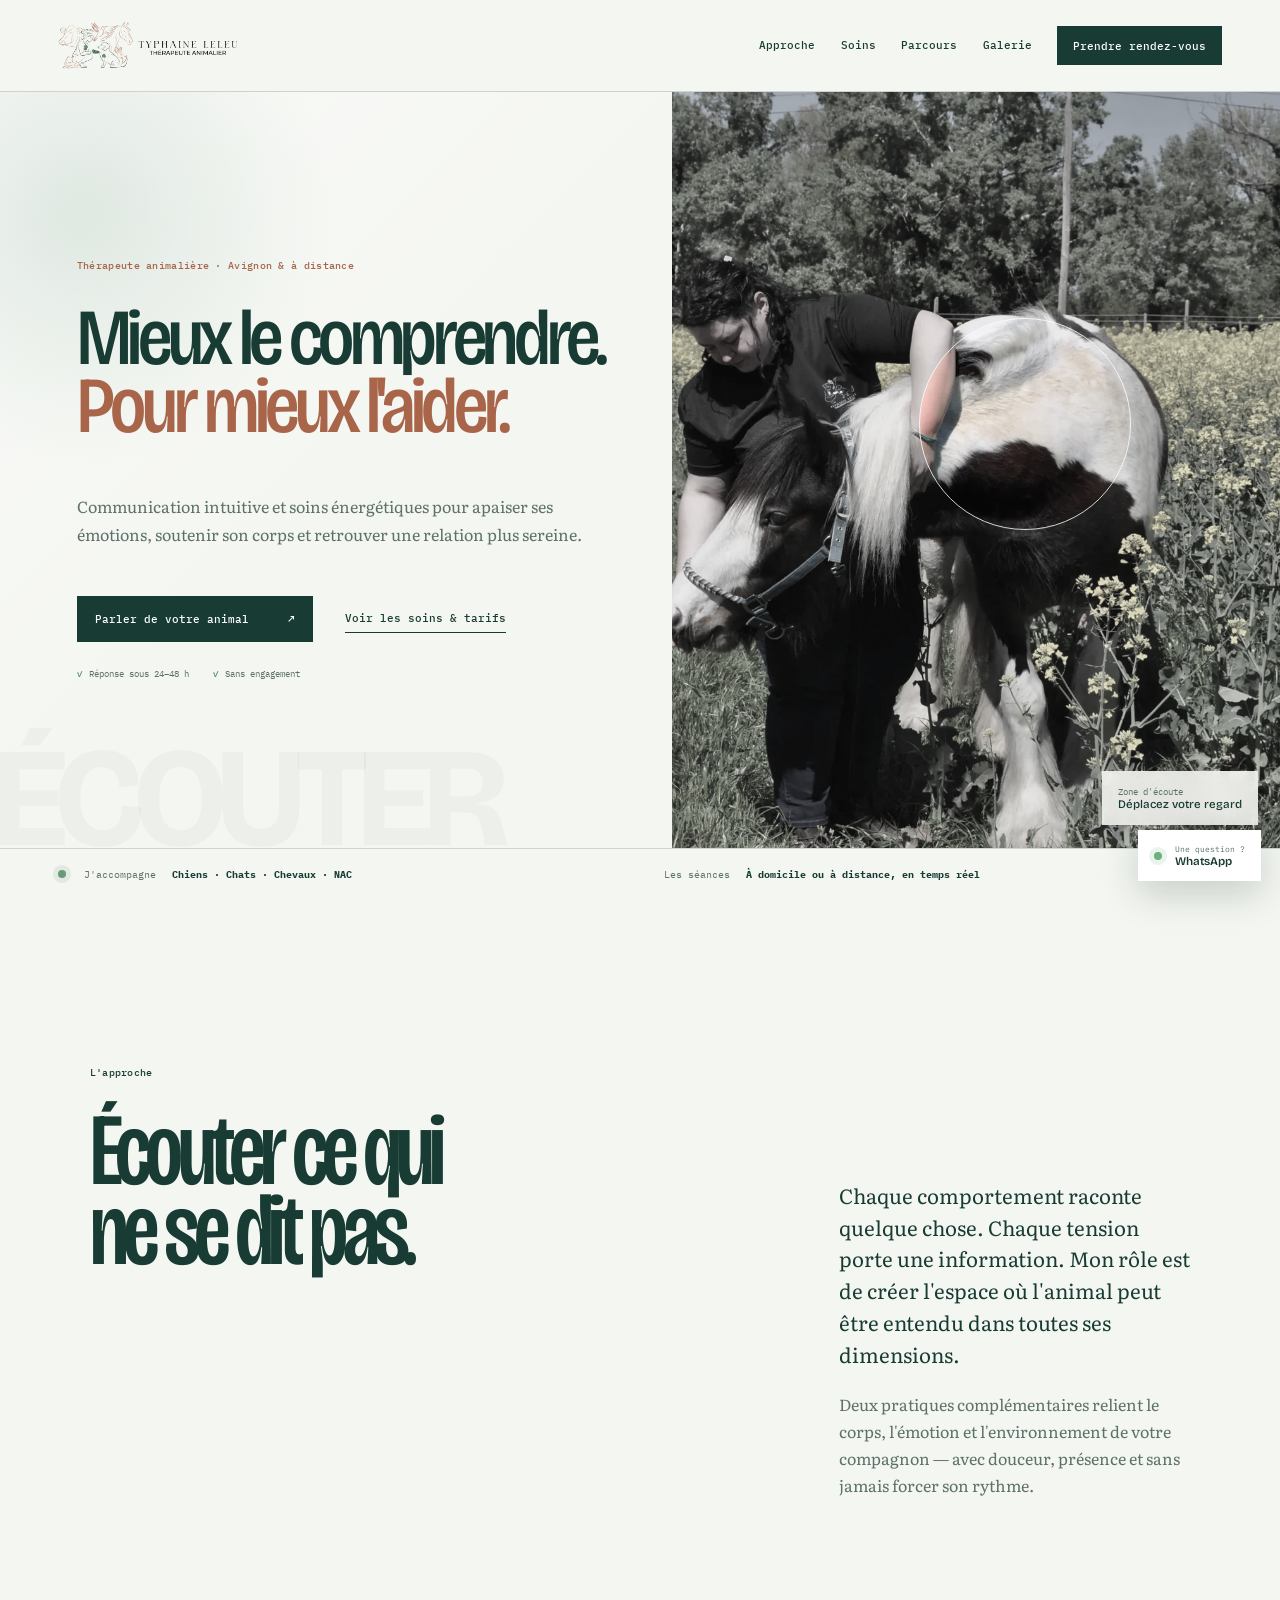
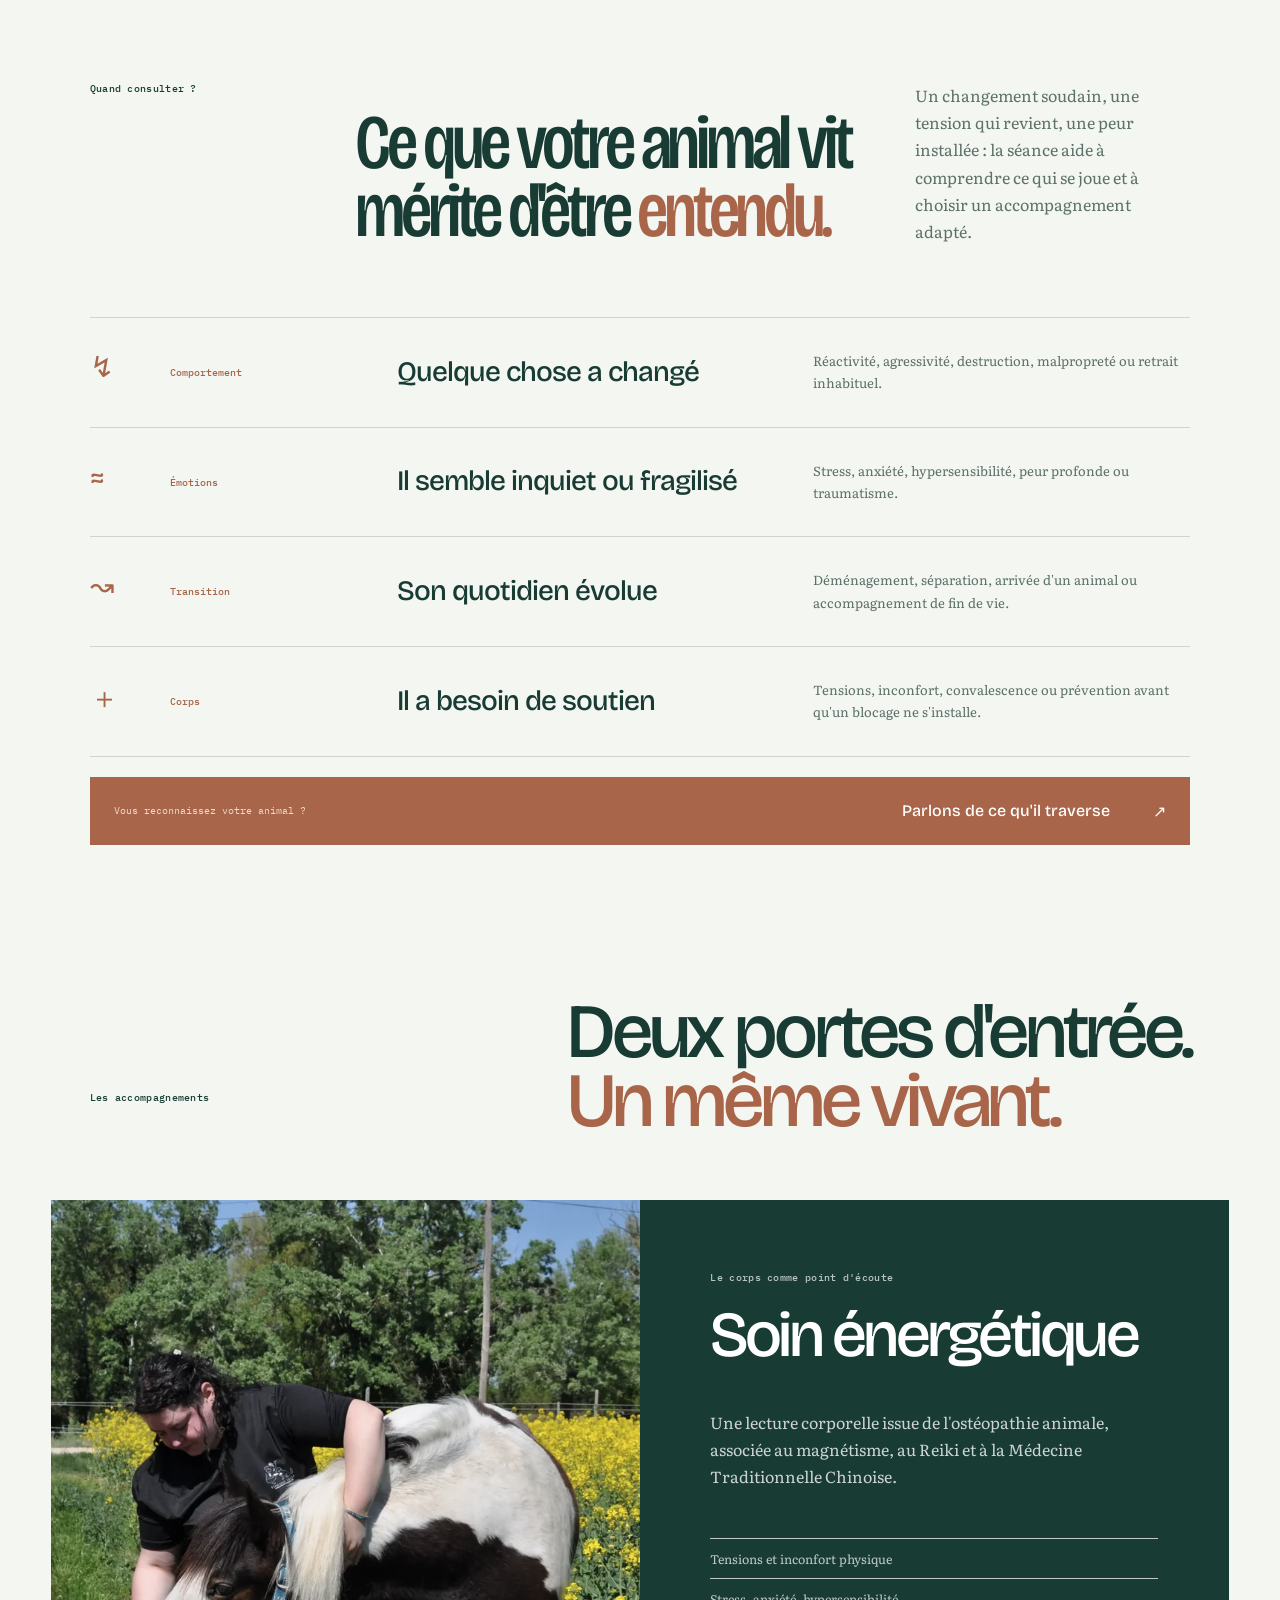
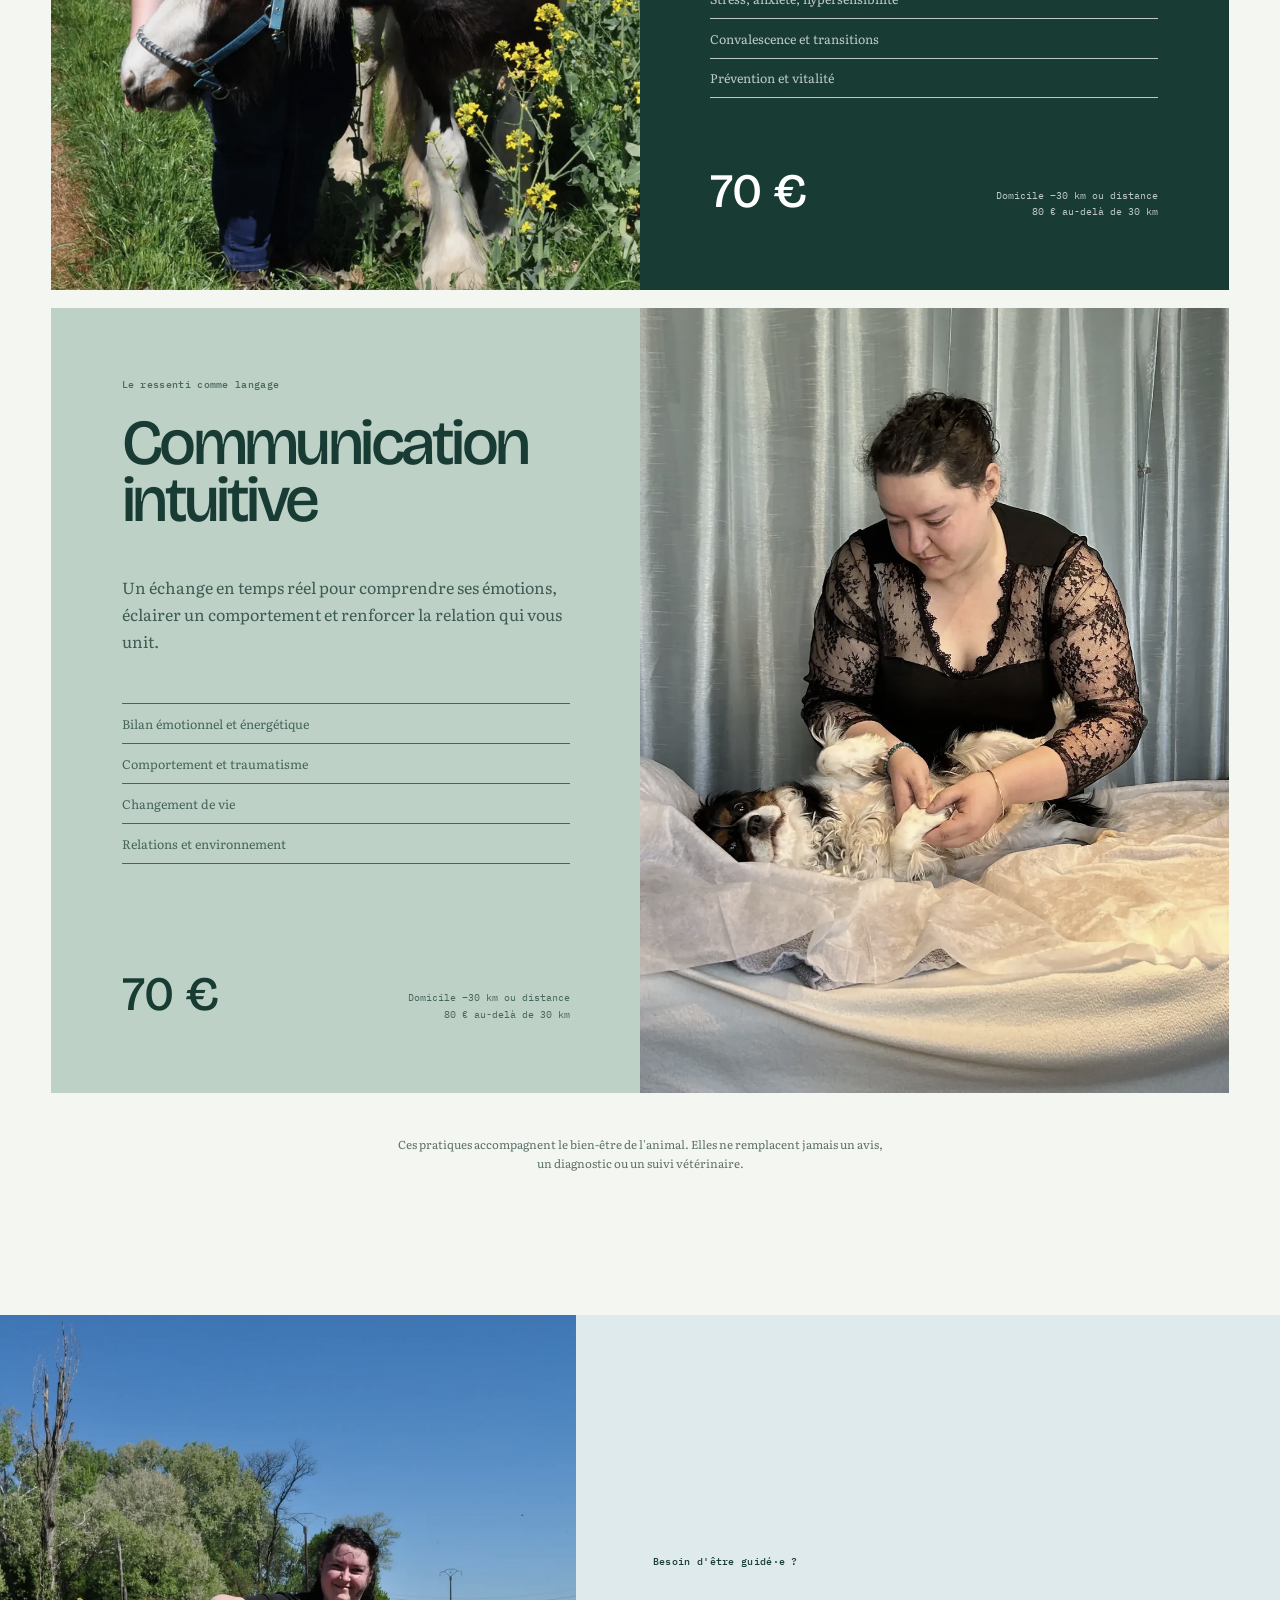
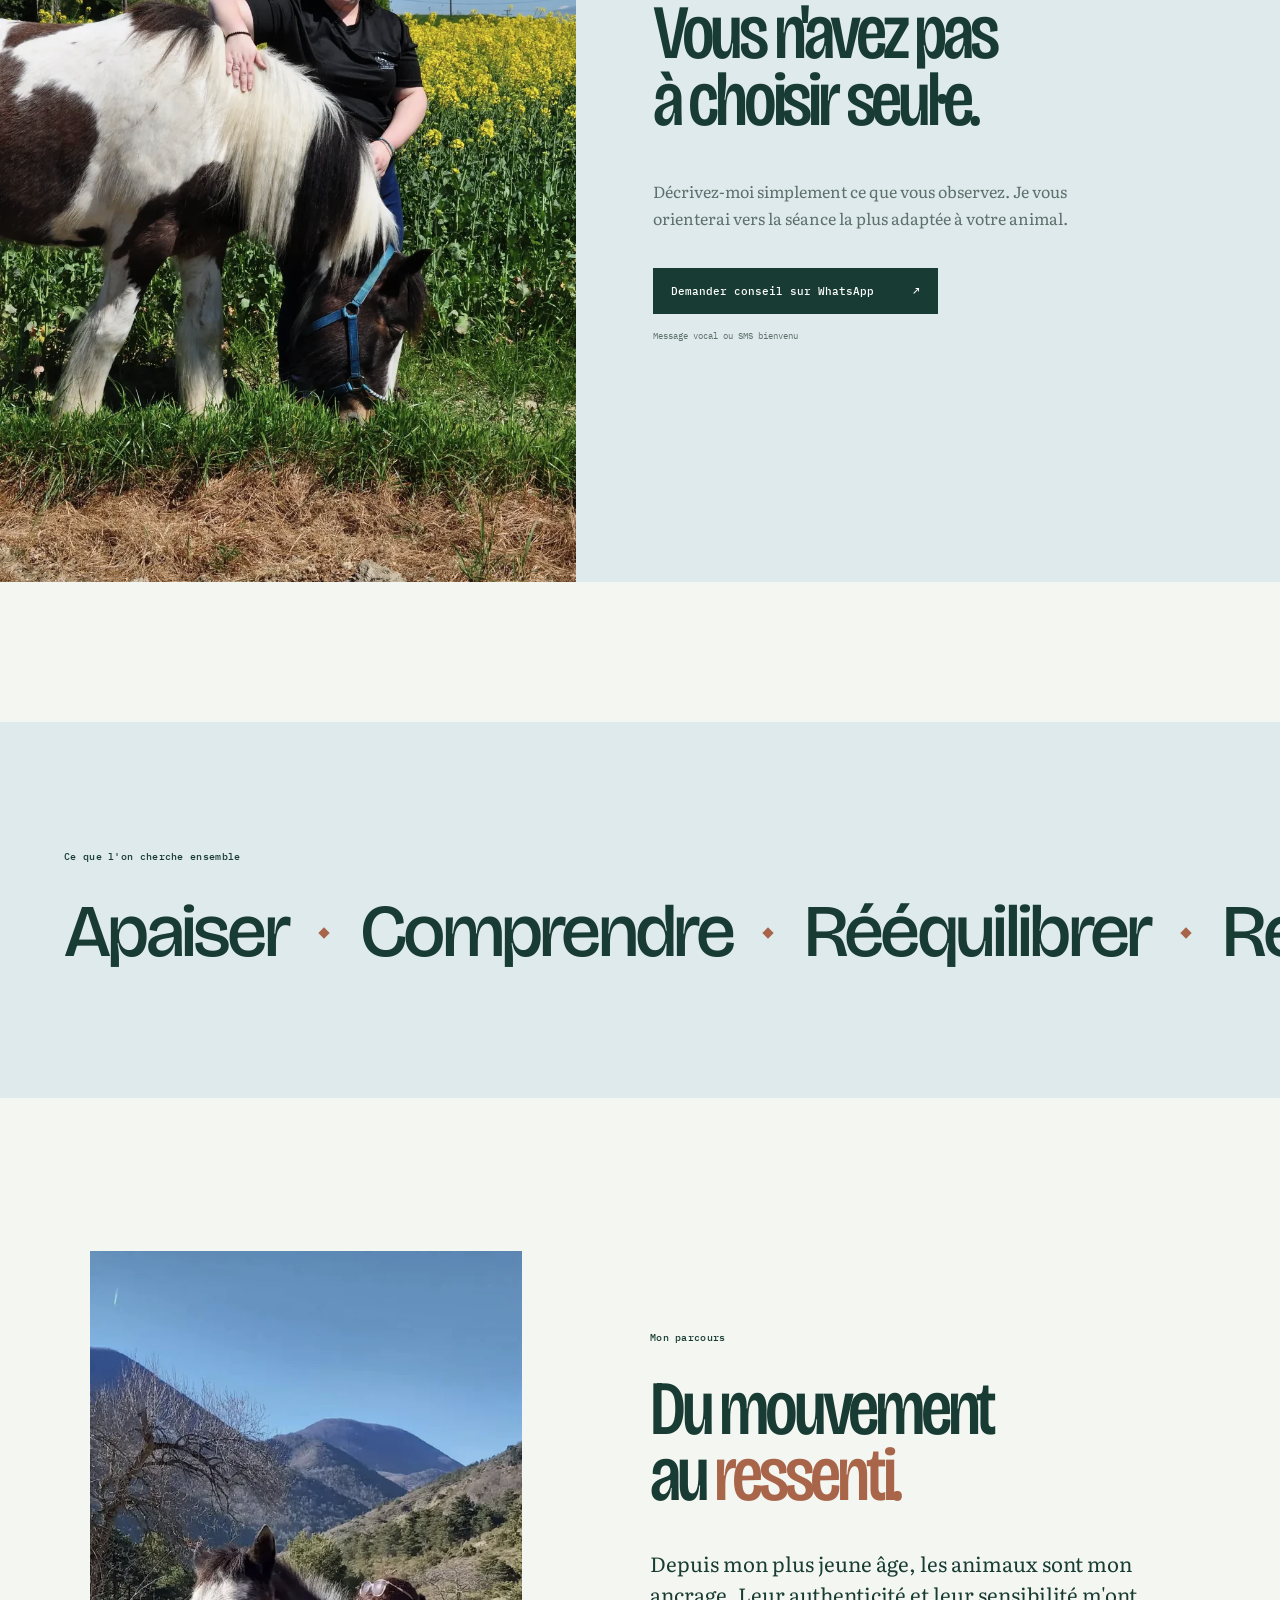
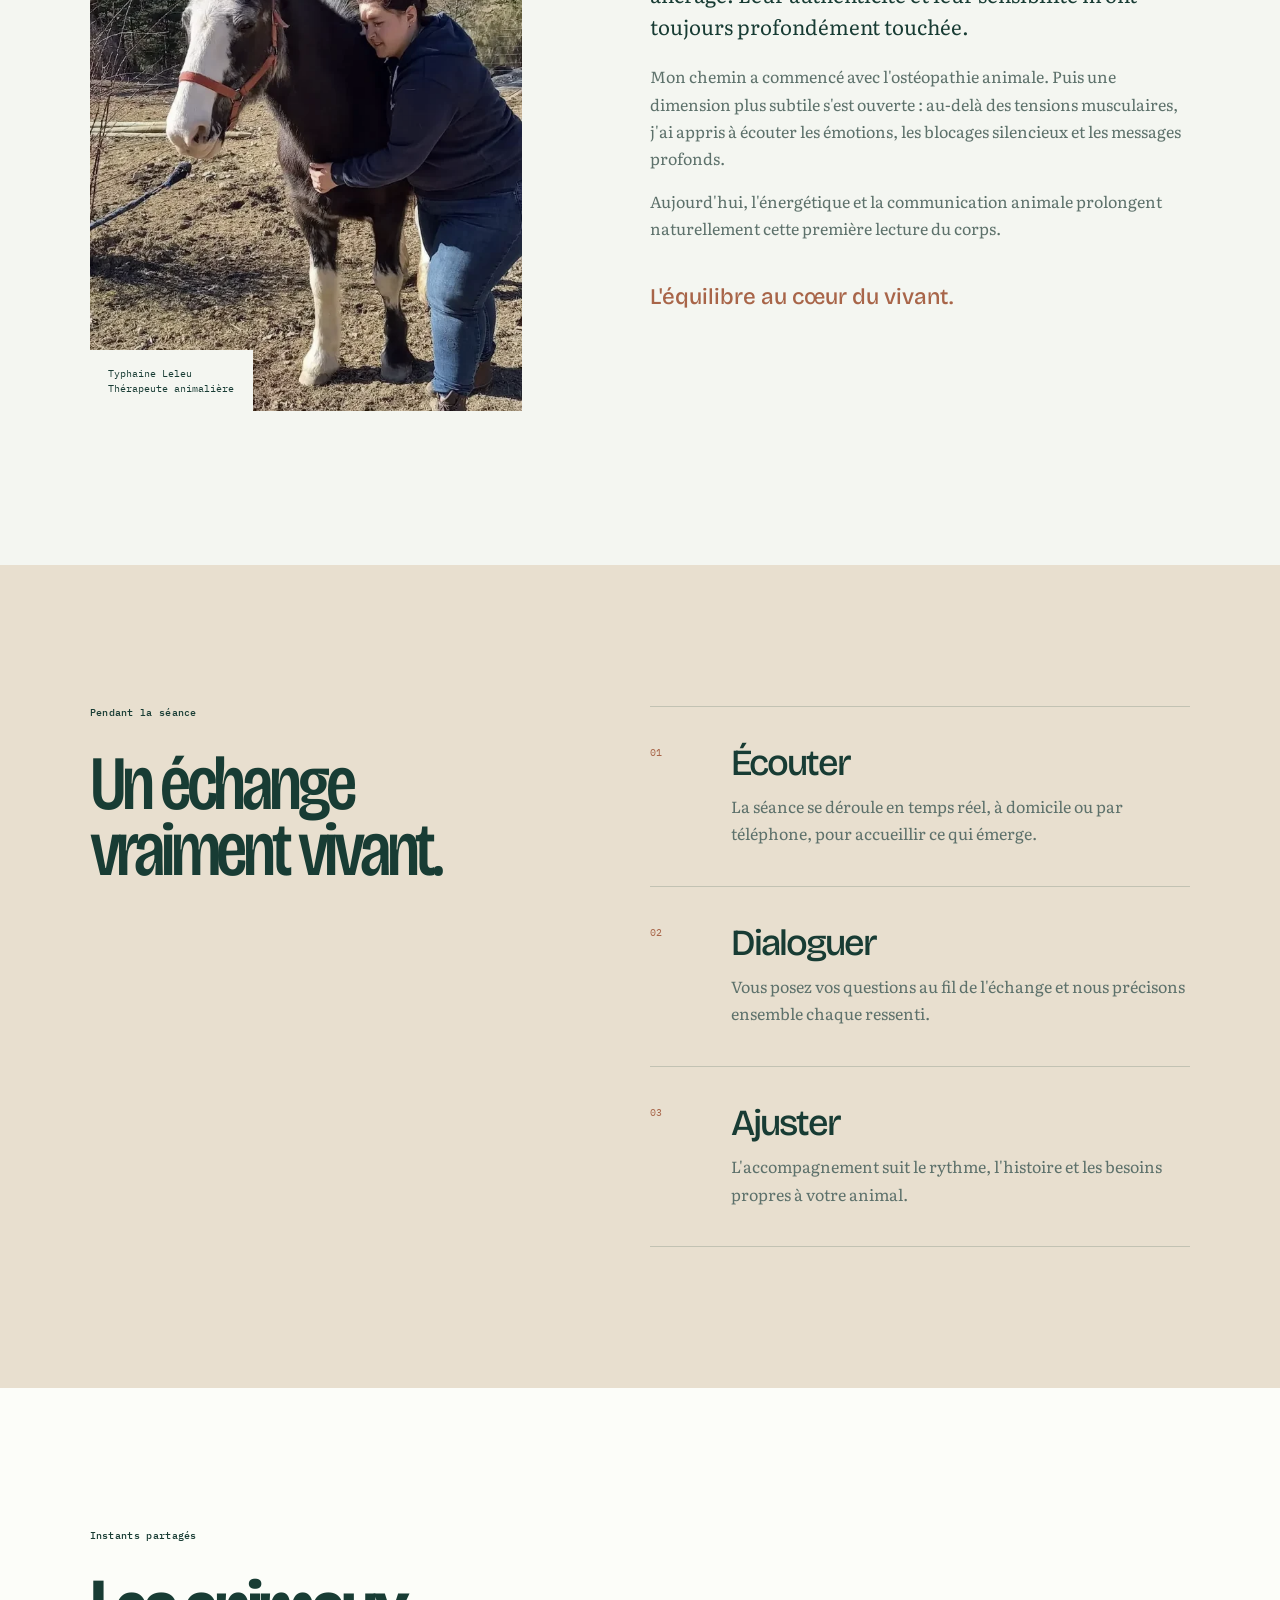
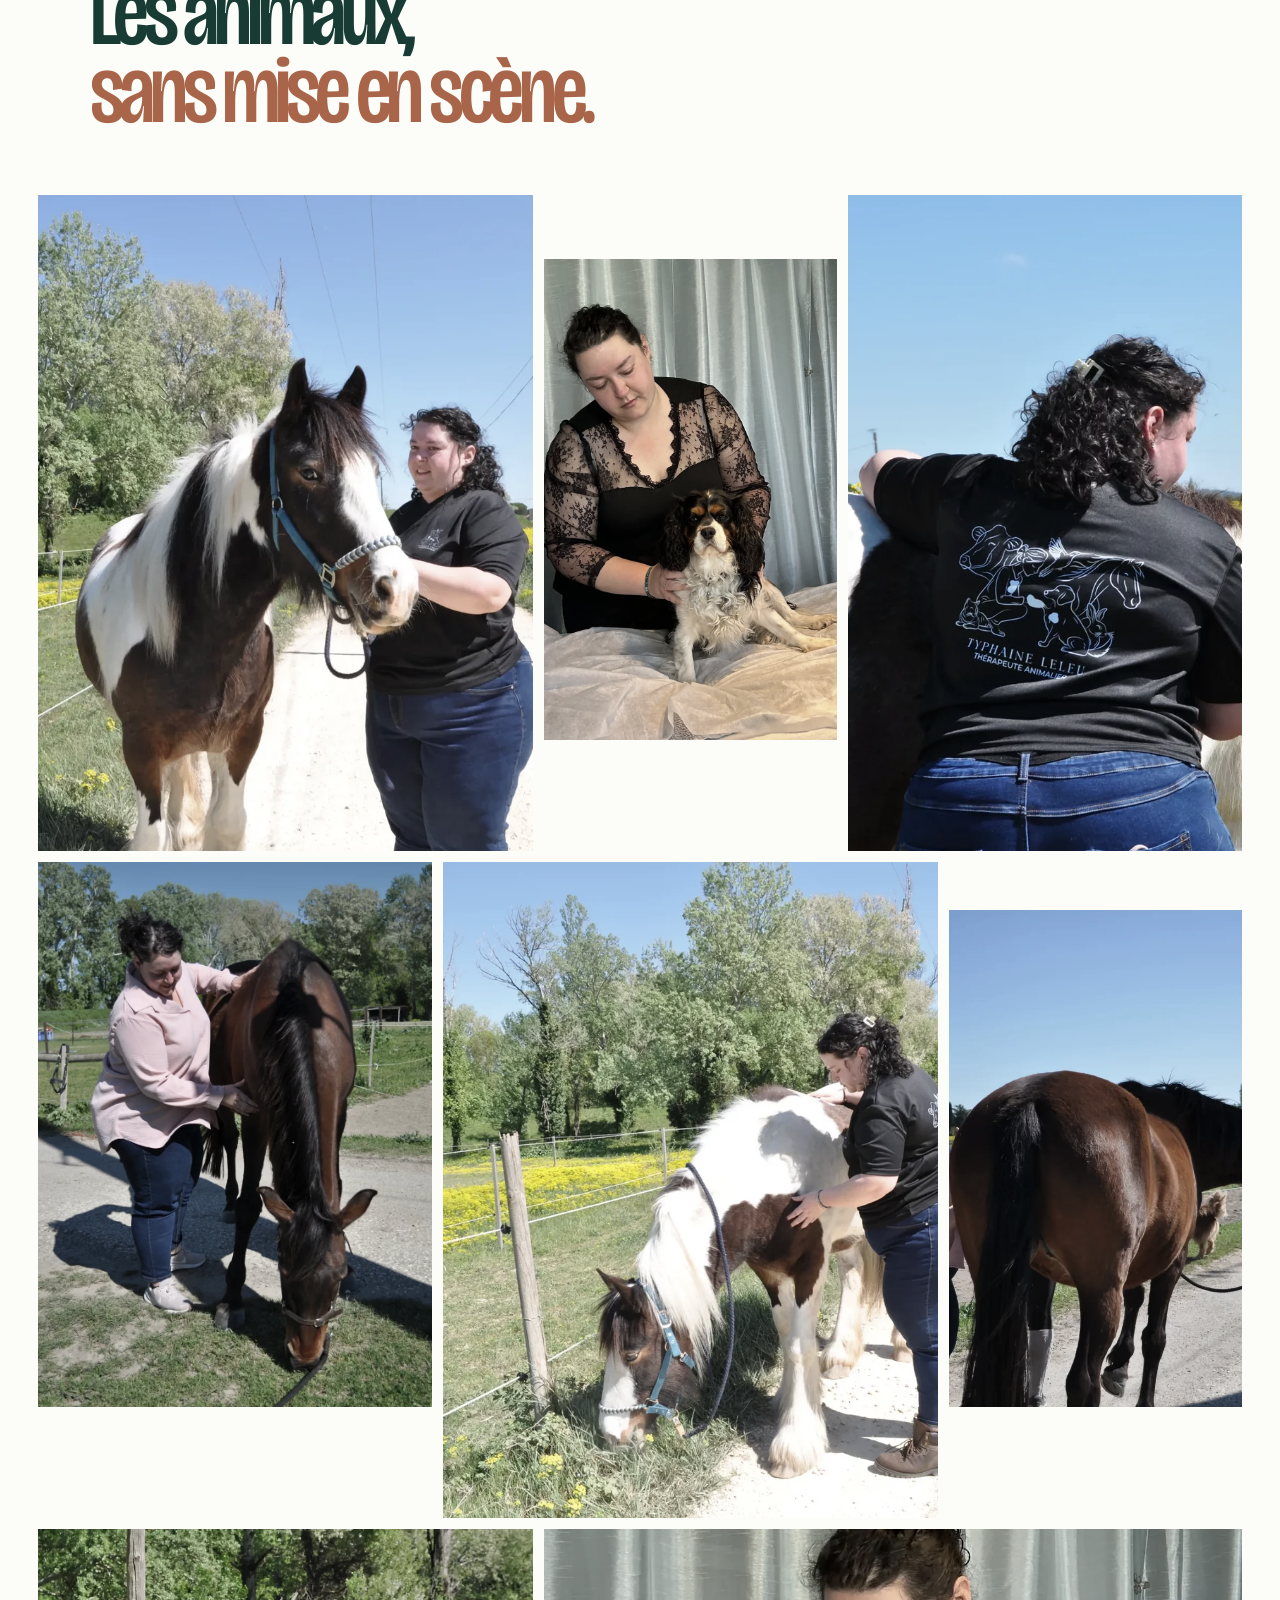
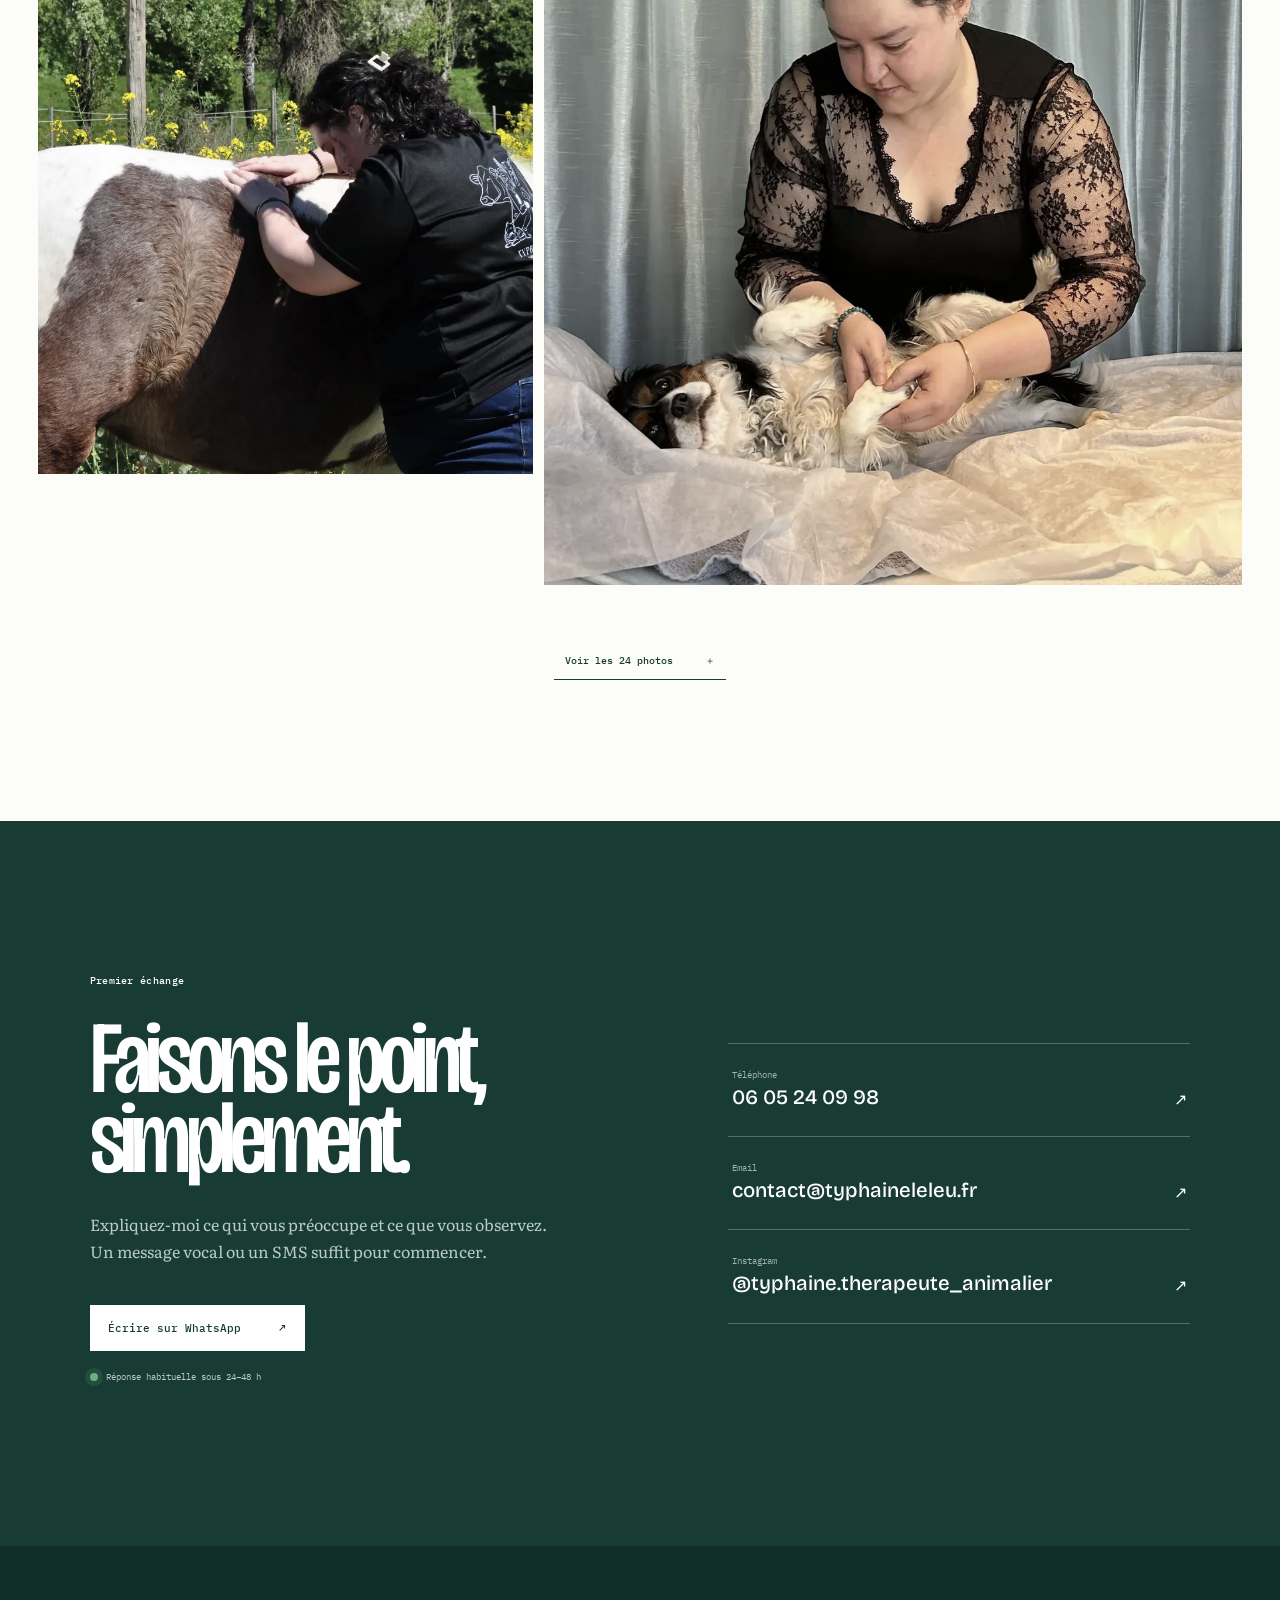
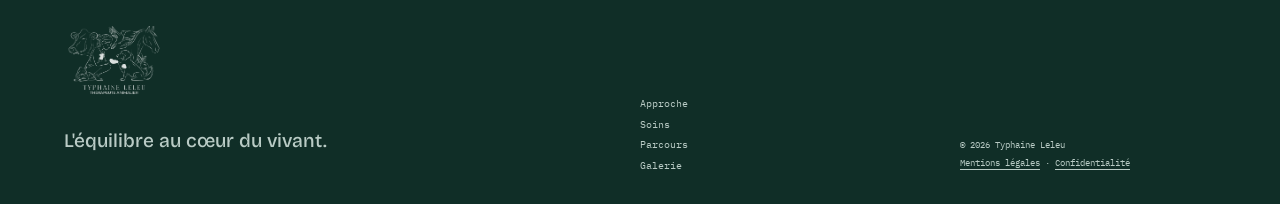
<file: index.html>
<!DOCTYPE html>
<html lang="fr">
<head>
  <meta charset="utf-8">
  <meta name="viewport" content="width=device-width, initial-scale=1">
  <meta name="description" content="Typhaine Leleu, thérapeute animalière à Avignon. Communication intuitive et soins énergétiques pour chiens, chats, chevaux et NAC.">
  <meta name="theme-color" content="#f4f6f1">
  <meta property="og:title" content="Typhaine Leleu — Thérapeute animalière">
  <meta property="og:description" content="Écouter, comprendre et rééquilibrer votre animal, à domicile ou à distance.">
  <meta property="og:image" content="assets/images/hero.webp">
  <title>Typhaine Leleu — Écouter le vivant</title>
  <link rel="icon" href="assets/images/brand-mark.png" type="image/png">
  <link rel="preconnect" href="https://fonts.googleapis.com">
  <link rel="preconnect" href="https://fonts.gstatic.com" crossorigin>
  <link href="https://fonts.googleapis.com/css2?family=Bricolage+Grotesque:opsz,wdth,wght@12..96,75..100,400..700&family=IBM+Plex+Mono:wght@400;500&family=Literata:opsz,wght@7..72,400;7..72,500&display=swap" rel="stylesheet">
  <link rel="stylesheet" href="style.css">
</head>
<body>
  <a class="skip-link" href="#main">Aller au contenu</a>
  <header class="site-header" id="top">
    <a class="brand" href="#top" aria-label="Accueil — Typhaine Leleu"><img src="assets/images/logo.png" alt="Typhaine Leleu — Thérapeute animalière"></a>
    <button class="menu-toggle" type="button" aria-expanded="false" aria-controls="main-nav" aria-label="Ouvrir le menu"><span></span><span></span></button>
    <nav id="main-nav" aria-label="Navigation principale">
      <a href="#approche">Approche</a><a href="#soins">Soins</a><a href="#parcours">Parcours</a><a href="#galerie">Galerie</a>
      <a class="nav-action" href="#contact">Prendre rendez-vous</a>
    </nav>
  </header>

  <main id="main">
    <section class="hero">
      <div class="hero-copy reveal">
        <p class="kicker">Thérapeute animalière · Avignon &amp; à distance</p>
        <h1>Mieux le comprendre.<br><em>Pour mieux l'aider.</em></h1>
        <p class="hero-intro">Communication intuitive et soins énergétiques pour apaiser ses émotions, soutenir son corps et retrouver une relation plus sereine.</p>
        <div class="hero-actions"><a class="button" href="#contact">Parler de votre animal <span>↗</span></a><a class="quiet-link" href="#soins">Voir les soins &amp; tarifs</a></div>
        <p class="hero-reassurance"><span>Réponse sous 24–48 h</span><span>Sans engagement</span></p>
      </div>
      <figure class="hero-photo" id="hero-photo">
        <img class="hero-photo-base" src="assets/images/hero.webp" alt="Typhaine au contact d'un cheval">
        <img class="hero-photo-color" src="assets/images/hero.webp" alt="" aria-hidden="true">
        <figcaption><span>Zone d'écoute</span><b>Déplacez votre regard</b></figcaption>
      </figure>
      <div class="availability"><i></i><span>J'accompagne</span><strong>Chiens · Chats · Chevaux · NAC</strong><span>Les séances</span><strong>À domicile ou à distance, en temps réel</strong></div>
    </section>

    <section class="statement" id="approche">
      <p class="section-label">L'approche</p>
      <div class="statement-grid reveal">
        <h2>Écouter ce qui<br>ne se dit pas.</h2>
        <div><p class="large-copy">Chaque comportement raconte quelque chose. Chaque tension porte une information. Mon rôle est de créer l'espace où l'animal peut être entendu dans toutes ses dimensions.</p><p>Deux pratiques complémentaires relient le corps, l'émotion et l'environnement de votre compagnon — avec douceur, présence et sans jamais forcer son rythme.</p></div>
      </div>
    </section>

    <section class="needs" aria-labelledby="needs-title">
      <header class="needs-heading reveal"><p class="section-label">Quand consulter ?</p><h2 id="needs-title">Ce que votre animal vit<br>mérite d'être <em>entendu.</em></h2><p>Un changement soudain, une tension qui revient, une peur installée : la séance aide à comprendre ce qui se joue et à choisir un accompagnement adapté.</p></header>
      <div class="needs-list">
        <article class="need-item reveal"><span class="need-symbol">↯</span><div><p>Comportement</p><h3>Quelque chose a changé</h3><span>Réactivité, agressivité, destruction, malpropreté ou retrait inhabituel.</span></div></article>
        <article class="need-item reveal"><span class="need-symbol">≈</span><div><p>Émotions</p><h3>Il semble inquiet ou fragilisé</h3><span>Stress, anxiété, hypersensibilité, peur profonde ou traumatisme.</span></div></article>
        <article class="need-item reveal"><span class="need-symbol">↝</span><div><p>Transition</p><h3>Son quotidien évolue</h3><span>Déménagement, séparation, arrivée d'un animal ou accompagnement de fin de vie.</span></div></article>
        <article class="need-item reveal"><span class="need-symbol">＋</span><div><p>Corps</p><h3>Il a besoin de soutien</h3><span>Tensions, inconfort, convalescence ou prévention avant qu'un blocage ne s'installe.</span></div></article>
      </div>
      <a class="needs-cta reveal" href="#contact"><span>Vous reconnaissez votre animal ?</span><strong>Parlons de ce qu'il traverse</strong><b>↗</b></a>
    </section>

    <section class="care" id="soins">
      <header class="care-heading reveal"><p class="section-label">Les accompagnements</p><h2>Deux portes d'entrée.<br><em>Un même vivant.</em></h2></header>
      <article class="care-row care-row-dark reveal">
        <div class="care-image"><img src="assets/images/gallery-17.webp" alt="Soin énergétique avec un cheval" loading="lazy"></div>
        <div class="care-copy"><p class="care-type">Le corps comme point d'écoute</p><h3>Soin énergétique</h3><p>Une lecture corporelle issue de l'ostéopathie animale, associée au magnétisme, au Reiki et à la Médecine Traditionnelle Chinoise.</p><ul><li>Tensions et inconfort physique</li><li>Stress, anxiété, hypersensibilité</li><li>Convalescence et transitions</li><li>Prévention et vitalité</li></ul><div class="price"><strong>70 €</strong><span>Domicile –30 km ou distance<br>80 € au-delà de 30 km</span></div></div>
      </article>
      <article class="care-row care-row-light reveal">
        <div class="care-image"><img src="assets/images/gallery-08.webp" alt="Communication intuitive auprès d'un cheval" loading="lazy"></div>
        <div class="care-copy"><p class="care-type">Le ressenti comme langage</p><h3>Communication intuitive</h3><p>Un échange en temps réel pour comprendre ses émotions, éclairer un comportement et renforcer la relation qui vous unit.</p><ul><li>Bilan émotionnel et énergétique</li><li>Comportement et traumatisme</li><li>Changement de vie</li><li>Relations et environnement</li></ul><div class="price"><strong>70 €</strong><span>Domicile –30 km ou distance<br>80 € au-delà de 30 km</span></div></div>
      </article>
      <p class="medical-note">Ces pratiques accompagnent le bien-être de l'animal. Elles ne remplacent jamais un avis, un diagnostic ou un suivi vétérinaire.</p>
    </section>

    <section class="choice-cta">
      <div class="choice-photo"><img src="assets/images/gallery-15.webp" alt="Typhaine dans un moment de présence avec un cheval" loading="lazy"></div>
      <div class="choice-copy reveal"><p class="section-label">Besoin d'être guidé·e ?</p><h2>Vous n'avez pas à choisir seul·e.</h2><p>Décrivez-moi simplement ce que vous observez. Je vous orienterai vers la séance la plus adaptée à votre animal.</p><a class="button" href="https://wa.me/33605240998" target="_blank" rel="noopener">Demander conseil sur WhatsApp <span>↗</span></a><small>Message vocal ou SMS bienvenu</small></div>
    </section>

    <section class="benefits">
      <p class="section-label">Ce que l'on cherche ensemble</p>
      <div class="benefit-list"><span>Apaiser</span><i></i><span>Comprendre</span><i></i><span>Rééquilibrer</span><i></i><span>Relier</span></div>
    </section>

    <section class="about" id="parcours">
      <div class="about-photo reveal"><img src="assets/images/portrait.webp" alt="Typhaine Leleu auprès d'un cheval" loading="lazy"><p>Typhaine Leleu<br>Thérapeute animalière</p></div>
      <div class="about-copy reveal"><p class="section-label">Mon parcours</p><h2>Du mouvement<br>au <em>ressenti.</em></h2><p class="large-copy">Depuis mon plus jeune âge, les animaux sont mon ancrage. Leur authenticité et leur sensibilité m'ont toujours profondément touchée.</p><p>Mon chemin a commencé avec l'ostéopathie animale. Puis une dimension plus subtile s'est ouverte : au-delà des tensions musculaires, j'ai appris à écouter les émotions, les blocages silencieux et les messages profonds.</p><p>Aujourd'hui, l'énergétique et la communication animale prolongent naturellement cette première lecture du corps.</p><p class="handwritten">L'équilibre au cœur du vivant.</p></div>
    </section>

    <section class="process">
      <header><p class="section-label">Pendant la séance</p><h2>Un échange<br>vraiment vivant.</h2></header>
      <ol><li><span>01</span><div><h3>Écouter</h3><p>La séance se déroule en temps réel, à domicile ou par téléphone, pour accueillir ce qui émerge.</p></div></li><li><span>02</span><div><h3>Dialoguer</h3><p>Vous posez vos questions au fil de l'échange et nous précisons ensemble chaque ressenti.</p></div></li><li><span>03</span><div><h3>Ajuster</h3><p>L'accompagnement suit le rythme, l'histoire et les besoins propres à votre animal.</p></div></li></ol>
    </section>

    <section class="gallery" id="galerie">
      <header class="gallery-heading reveal"><p class="section-label">Instants partagés</p><h2>Les animaux,<br><em>sans mise en scène.</em></h2></header>
      <section class="gallery-grid" id="gallery-grid" aria-label="Galerie photos"></section>
      <button class="gallery-more" id="gallery-more" type="button">Voir les 24 photos <span>＋</span></button>
    </section>

    <section class="contact" id="contact">
      <div class="contact-copy reveal"><p class="section-label">Premier échange</p><h2>Faisons le point,<br>simplement.</h2><p>Expliquez-moi ce qui vous préoccupe et ce que vous observez. Un message vocal ou un SMS suffit pour commencer.</p><a class="button button-light" href="https://wa.me/33605240998" target="_blank" rel="noopener">Écrire sur WhatsApp <span>↗</span></a><p class="response-time"><i></i> Réponse habituelle sous 24–48 h</p></div>
      <div class="contact-list reveal"><a href="tel:+33605240998"><span>Téléphone</span><strong>06&nbsp;05&nbsp;24&nbsp;09&nbsp;98</strong><b>↗</b></a><a href="mailto:contact@typhaineleleu.fr"><span>Email</span><strong>contact@typhaineleleu.fr</strong><b>↗</b></a><a href="https://www.instagram.com/typhaine.therapeute_animalier/" target="_blank" rel="noopener"><span>Instagram</span><strong>@typhaine.therapeute_animalier</strong><b>↗</b></a></div>
    </section>
  </main>

  <a class="floating-contact" href="https://wa.me/33605240998" target="_blank" rel="noopener" aria-label="Contacter Typhaine sur WhatsApp"><i></i><span>Une question ?</span><strong>WhatsApp</strong></a>

  <footer><div><img src="assets/images/brand-mark.png" alt=""><p>L'équilibre au cœur du vivant.</p></div><nav aria-label="Navigation secondaire"><a href="#approche">Approche</a><a href="#soins">Soins</a><a href="#parcours">Parcours</a><a href="#galerie">Galerie</a></nav><p class="legal">© 2026 Typhaine Leleu<br><a href="https://typhaineleleu.fr/mentions-legales/">Mentions légales</a> · <a href="https://typhaineleleu.fr/politique-de-confidentialite/">Confidentialité</a></p></footer>

  <dialog class="lightbox" id="lightbox"><button type="button" aria-label="Fermer">×</button><img src="assets/images/gallery-01.webp" alt="Photo agrandie"><p></p></dialog>
  <script src="script.js"></script>
</body>
</html>
</file>
<file: style.css>
:root{--paper:#f4f6f1;--ink:#183c34;--muted:#5d716b;--eucalyptus:#bed1c7;--sky:#dfeaec;--terracotta:#a86549;--sand:#e8dfcf;--white:#fcfdf9;--line:rgba(24,60,52,.18);--display:'Bricolage Grotesque',sans-serif;--body:'Literata',serif;--mono:'IBM Plex Mono',monospace;--ease:cubic-bezier(.2,.75,.25,1)}
*{box-sizing:border-box}html{scroll-behavior:smooth;scroll-padding-top:90px}body{margin:0;background:var(--paper);color:var(--ink);font-family:var(--body);line-height:1.7;overflow-x:hidden}body.menu-open{overflow:hidden}::selection{background:var(--eucalyptus);color:var(--ink)}a{color:inherit;text-decoration:none}img{display:block;max-width:100%}button{font:inherit}:focus-visible{outline:2px solid var(--terracotta);outline-offset:5px}.skip-link{position:fixed;top:-5rem;left:1rem;background:#fff;padding:.8rem 1rem;z-index:100}.skip-link:focus{top:1rem}
.site-header{height:92px;display:flex;align-items:center;justify-content:space-between;padding:0 clamp(1.2rem,4.5vw,5rem);border-bottom:1px solid var(--line);background:rgba(244,246,241,.92);position:relative;z-index:30}.site-header.scrolled{position:fixed;left:0;top:0;width:100%;height:70px;backdrop-filter:blur(18px);box-shadow:0 10px 35px rgba(24,60,52,.06)}.brand img{width:180px}.site-header nav{display:flex;align-items:center;gap:clamp(1rem,2vw,2.3rem);font:500 .7rem var(--mono)}.site-header nav a:not(.nav-action){border-bottom:1px solid transparent;transition:.25s}.site-header nav a:hover,.site-header nav a.active{border-color:currentColor}.nav-action{background:var(--ink);color:#fff;padding:.78rem 1rem;transition:.25s}.nav-action:hover{background:var(--terracotta)}.menu-toggle{display:none;border:0;background:none;color:inherit}
.hero{min-height:calc(100svh - 92px);display:grid;grid-template-columns:minmax(0,1.05fr) minmax(420px,.95fr);grid-template-rows:1fr auto;position:relative}.hero-copy{display:flex;flex-direction:column;justify-content:center;padding:clamp(4rem,8vw,9rem) clamp(1.2rem,6vw,7rem);padding-right:clamp(2rem,5vw,6rem)}.kicker,.section-label,.care-type{font:500 .63rem var(--mono);letter-spacing:.03em;margin:0 0 2rem}.kicker{color:var(--terracotta)}.hero h1,.statement h2,.care h2,.care h3,.about h2,.process h2,.process h3,.gallery h2,.contact h2{font-family:var(--display);font-weight:500;letter-spacing:-.055em;text-wrap:balance}.hero h1{font-size:clamp(3.7rem,6.2vw,7.6rem);line-height:.86;margin:0 0 2.3rem;font-variation-settings:'wdth' 86}.hero h1 em{font-style:normal;color:var(--terracotta)}.hero-intro{font-size:clamp(1rem,1.2vw,1.15rem);max-width:58ch;color:var(--muted)}.hero-actions{display:flex;align-items:center;gap:2rem;margin-top:2rem}.button{display:inline-flex;align-items:center;justify-content:space-between;gap:2.4rem;background:var(--ink);color:#fff;padding:1rem 1.15rem;font:500 .7rem var(--mono);transition:transform .25s,background .25s}.button:hover{background:var(--terracotta);transform:translateY(-2px)}.button:active{transform:translateY(0) scale(.98)}.quiet-link{font:500 .7rem var(--mono);border-bottom:1px solid currentColor;padding:.4rem 0}.hero-photo{margin:0;position:relative;overflow:hidden;min-height:650px;--x:58%;--y:44%}.hero-photo img{position:absolute;inset:0;width:100%;height:100%;object-fit:cover;object-position:62% center}.hero-photo-base{filter:grayscale(.7) saturate(.45) contrast(.95)}.hero-photo-color{clip-path:circle(105px at var(--x) var(--y));filter:saturate(.92);transition:clip-path .18s ease-out}.hero-photo:after{content:'';position:absolute;left:var(--x);top:var(--y);width:210px;height:210px;border:1px solid rgba(255,255,255,.8);border-radius:50%;transform:translate(-50%,-50%);pointer-events:none;transition:left .18s ease-out,top .18s ease-out}.hero-photo figcaption{position:absolute;z-index:2;right:1.4rem;bottom:1.4rem;background:rgba(244,246,241,.9);padding:.9rem 1rem;backdrop-filter:blur(10px)}.hero-photo figcaption span,.hero-photo figcaption b{display:block}.hero-photo figcaption span{font:400 .55rem var(--mono);color:var(--muted)}.hero-photo figcaption b{font:500 .72rem var(--display)}.availability{grid-column:1/-1;border-top:1px solid var(--line);display:grid;grid-template-columns:10px auto 1fr auto 1fr;align-items:center;gap:1rem;padding:1.2rem clamp(1.2rem,4.5vw,5rem);font:400 .6rem var(--mono)}.availability i{width:8px;height:8px;border-radius:50%;background:#6a9b79;box-shadow:0 0 0 5px rgba(106,155,121,.14)}.availability span{color:var(--muted)}
.statement{max-width:1500px;margin:auto;padding:clamp(7rem,13vw,14rem) clamp(1.2rem,7vw,8rem)}.statement-grid{display:grid;grid-template-columns:1.15fr .65fr;gap:10vw;align-items:start}.statement h2{font-size:clamp(4rem,8vw,9rem);line-height:.78;margin:0;font-variation-settings:'wdth' 78}.statement-grid>div{padding-top:3rem}.large-copy{font-size:clamp(1.2rem,1.6vw,1.55rem);line-height:1.55;color:var(--ink)}.statement-grid>div p:not(.large-copy){color:var(--muted)}
.care{padding:0 clamp(1rem,4vw,4rem) clamp(7rem,11vw,12rem);max-width:1600px;margin:auto}.care-heading{display:flex;align-items:end;justify-content:space-between;padding:0 clamp(.2rem,3vw,3rem) 4rem}.care h2{font-size:clamp(3.5rem,6vw,7rem);line-height:.9;margin:0}.care h2 em,.about h2 em,.gallery h2 em{font-style:normal;color:var(--terracotta)}.care-row{display:grid;grid-template-columns:1fr 1fr;min-height:690px;margin-bottom:1.1rem}.care-row-light .care-image{order:2}.care-row-dark{background:var(--ink);color:white}.care-row-light{background:var(--eucalyptus)}.care-image{min-height:500px;overflow:hidden}.care-image img{width:100%;height:100%;object-fit:cover;filter:saturate(.75);transition:transform .8s var(--ease)}.care-row:hover .care-image img{transform:scale(1.025)}.care-copy{padding:clamp(2.5rem,5.5vw,6rem);display:flex;flex-direction:column}.care-type{margin-bottom:1.4rem;opacity:.7}.care h3{font-size:clamp(3rem,5vw,5.6rem);line-height:.9;margin:0 0 1.8rem}.care-copy>p:not(.care-type){max-width:55ch;opacity:.78}.care ul{list-style:none;padding:0;margin:2rem 0}.care li{padding:.55rem 0;border-top:1px solid currentColor;font-size:.78rem;opacity:.72}.care li:last-child{border-bottom:1px solid currentColor}.price{margin-top:auto;display:flex;align-items:end;justify-content:space-between}.price strong{font:500 3rem var(--display)}.price span{text-align:right;font:400 .63rem/1.6 var(--mono);opacity:.72}.medical-note{text-align:center;max-width:70ch;margin:2.6rem auto 0;color:var(--muted);font-size:.72rem}
.benefits{padding:clamp(6rem,10vw,10rem) clamp(1.2rem,5vw,5rem);background:var(--sky);overflow:hidden}.benefit-list{display:flex;align-items:center;justify-content:space-between;gap:2rem;white-space:nowrap}.benefit-list span{font:500 clamp(2.5rem,5.8vw,7rem)/1 var(--display);letter-spacing:-.05em}.benefit-list i{width:8px;height:8px;flex:0 0 auto;background:var(--terracotta);transform:rotate(45deg)}
.about{max-width:1450px;margin:auto;padding:clamp(7rem,12vw,13rem) clamp(1.2rem,7vw,8rem);display:grid;grid-template-columns:.8fr 1fr;gap:10vw;align-items:center}.about-photo{position:relative}.about-photo img{width:100%;height:min(760px,72vw);object-fit:cover;object-position:center 15%;filter:saturate(.72)}.about-photo p{position:absolute;left:-1px;bottom:-1px;background:var(--paper);margin:0;padding:1rem 1.2rem;font:400 .6rem/1.6 var(--mono)}.about h2{font-size:clamp(3.7rem,6vw,7rem);line-height:.86;margin:0 0 2.5rem;font-variation-settings:'wdth' 82}.about-copy>p:not(.section-label):not(.large-copy):not(.handwritten){color:var(--muted);max-width:60ch}.handwritten{font:500 1.4rem var(--display);color:var(--terracotta);margin-top:2.5rem}
.process{background:var(--sand);display:grid;grid-template-columns:.8fr 1fr;gap:10vw;padding:clamp(7rem,11vw,12rem) max(clamp(1.2rem,7vw,8rem),calc((100vw - 1600px)/2 + 8rem))}.process header{align-self:start;position:sticky;top:7rem}.process h2{font-size:clamp(3.7rem,6vw,7rem);line-height:.86;margin:0;font-variation-settings:'wdth' 82}.process ol{list-style:none;padding:0;margin:0}.process li{display:grid;grid-template-columns:65px 1fr;gap:1rem;border-top:1px solid var(--line);padding:2.4rem 0}.process li:last-child{border-bottom:1px solid var(--line)}.process li>span{font:400 .65rem var(--mono);color:var(--terracotta)}.process h3{font-size:2.3rem;line-height:1;margin:0 0 .7rem}.process li p{margin:0;color:var(--muted);max-width:52ch}
.gallery{padding:clamp(7rem,11vw,12rem) clamp(1rem,3vw,3rem);background:var(--white)}.gallery-heading{max-width:1450px;margin:0 auto 4rem;padding:0 clamp(.2rem,4vw,5rem)}.gallery h2{font-size:clamp(4rem,7.5vw,8.5rem);line-height:.82;margin:0;font-variation-settings:'wdth' 80}.gallery-grid{max-width:1500px;margin:auto;display:grid;grid-template-columns:repeat(12,1fr);grid-auto-rows:100px;gap:.7rem}.gallery-item{position:relative;overflow:hidden;border:0;padding:0;background:var(--eucalyptus);cursor:zoom-in;grid-column:span 3;grid-row:span 4}.gallery-item:nth-child(1){grid-column:span 5;grid-row:span 6}.gallery-item:nth-child(2){grid-column:span 3;grid-row:span 5;margin-top:4rem}.gallery-item:nth-child(3){grid-column:span 4;grid-row:span 6}.gallery-item:nth-child(4){grid-column:span 4;grid-row:span 5}.gallery-item:nth-child(5){grid-column:span 5;grid-row:span 6}.gallery-item:nth-child(6){grid-column:span 3;grid-row:span 5;margin-top:3rem}.gallery-item:nth-child(7){grid-column:span 5;grid-row:span 5}.gallery-item:nth-child(8){grid-column:span 7;grid-row:span 6}.gallery-item:nth-child(n+9){display:none}.gallery-grid.expanded .gallery-item{display:block}.gallery-grid.expanded .gallery-item:nth-child(n+9){grid-column:span 4;grid-row:span 5}.gallery-item img{width:100%;height:100%;object-fit:cover;filter:saturate(.7);transition:.65s var(--ease)}.gallery-item:hover img{transform:scale(1.035);filter:saturate(1)}.gallery-more{display:flex;gap:2rem;margin:3.5rem auto 0;padding:.7rem;border:0;border-bottom:1px solid var(--ink);background:none;color:var(--ink);font:500 .65rem var(--mono);cursor:pointer}
.contact{background:var(--ink);color:#fff;display:grid;grid-template-columns:1.05fr .95fr;gap:10vw;padding:clamp(7rem,12vw,13rem) max(clamp(1.2rem,7vw,8rem),calc((100vw - 1600px)/2 + 8rem))}.contact h2{font-size:clamp(4.3rem,8vw,9rem);line-height:.78;margin:0 0 2rem;font-variation-settings:'wdth' 78}.contact-copy>p:not(.section-label){color:#b9cbc5;max-width:52ch}.button-light{background:#fff;color:var(--ink);margin-top:1.5rem}.contact-list{border-top:1px solid rgba(255,255,255,.25);align-self:center}.contact-list a{display:grid;grid-template-columns:1fr auto;gap:.25rem;padding:1.5rem .2rem;border-bottom:1px solid rgba(255,255,255,.25)}.contact-list span{grid-column:1/-1;font:400 .58rem var(--mono);color:#9eb4ad}.contact-list strong{font:500 clamp(1rem,1.6vw,1.4rem) var(--display);overflow-wrap:anywhere}.contact-list b{font-weight:400;transition:.25s}.contact-list a:hover b{transform:translate(3px,-3px)}
footer{background:#102e27;color:#b9cbc5;padding:4rem max(clamp(1.2rem,5vw,5rem),calc((100vw - 1600px)/2 + 5rem)) 2rem;display:grid;grid-template-columns:2fr 1fr 1fr;gap:4rem;align-items:end}footer img{width:100px;filter:brightness(0) invert(1);opacity:.85}footer>div p{font:500 1.2rem var(--display)}footer nav{display:flex;flex-direction:column;gap:.4rem;font:400 .65rem var(--mono)}footer nav a:hover{color:#fff}.legal{font:400 .58rem/1.9 var(--mono);margin:0}.legal a{text-decoration:underline;text-underline-offset:3px}
.lightbox{background:transparent;border:0;padding:0;max-width:92vw;max-height:92vh}.lightbox::backdrop{background:rgba(8,28,23,.94);backdrop-filter:blur(10px)}.lightbox img{max-width:90vw;max-height:85vh}.lightbox button{position:fixed;right:2rem;top:1.5rem;border:0;background:none;color:#fff;font-size:2.5rem;cursor:pointer}.lightbox p{color:#fff;text-align:center;font:400 .6rem var(--mono)}.reveal{opacity:0;transform:translateY(24px);transition:opacity .8s var(--ease),transform .8s var(--ease)}.reveal.visible{opacity:1;transform:none}
@media(max-width:950px){.site-header{height:78px}.brand{position:relative;z-index:2}.brand img{width:155px}.menu-toggle{display:block;width:42px;height:42px;position:relative;z-index:2;cursor:pointer}.menu-toggle span{display:block;width:24px;height:1px;background:currentColor;margin:7px auto;transition:transform .3s var(--ease)}.menu-toggle[aria-expanded="true"] span:first-child{transform:translateY(4px) rotate(45deg)}.menu-toggle[aria-expanded="true"] span:last-child{transform:translateY(-4px) rotate(-45deg)}.site-header nav{display:none;position:fixed;z-index:1;inset:0;background:var(--paper);flex-direction:column;justify-content:center;font:500 1.8rem var(--display)}.site-header nav.open{display:flex}.hero{grid-template-columns:1fr;grid-template-rows:auto 620px auto}.hero-copy{padding-top:7rem;padding-bottom:6rem}.hero-photo{min-height:620px}.availability{grid-template-columns:10px auto 1fr}.availability span:nth-of-type(2),.availability strong:nth-of-type(2){display:none}.statement-grid,.about,.process,.contact{grid-template-columns:1fr}.statement-grid>div{padding-top:0}.care-row{grid-template-columns:1fr}.care-row-light .care-image{order:0}.care-image{min-height:540px}.process header{position:static}.benefit-list{overflow:hidden;justify-content:flex-start}.about-photo img{height:700px}.gallery-grid{grid-template-columns:repeat(2,1fr);grid-auto-rows:300px}.gallery-item,.gallery-item:nth-child(n){grid-column:span 1!important;grid-row:span 1!important;margin-top:0!important}footer{grid-template-columns:1fr 1fr}footer>div{grid-column:1/-1}}
@media(max-width:560px){.hero{grid-template-rows:auto 470px auto}.hero-copy{padding:5.5rem 1.2rem 4rem}.hero h1{font-size:3.8rem}.hero-actions{align-items:flex-start;flex-direction:column}.hero-photo{min-height:470px}.hero-photo-color{clip-path:circle(85px at var(--x) var(--y))}.hero-photo:after{width:170px;height:170px}.hero-photo figcaption{display:none}.availability{font-size:.52rem}.statement,.about{padding-left:1.2rem;padding-right:1.2rem}.statement h2,.care h2,.about h2,.process h2,.gallery h2,.contact h2{font-size:3.6rem}.care-heading{display:block}.care-row{min-height:0}.care-image{min-height:390px}.care-copy{padding:2.5rem 1.3rem;min-height:570px}.care h3{font-size:3.5rem}.benefit-list span{font-size:2.7rem}.about-photo img{height:540px}.process,.contact{padding-left:1.2rem;padding-right:1.2rem}.gallery-grid{grid-template-columns:1fr;grid-auto-rows:410px}.gallery-grid.expanded .gallery-item:nth-child(n){grid-column:span 1!important}.contact-list strong{font-size:1rem}footer{grid-template-columns:1fr;padding-left:1.2rem;padding-right:1.2rem}footer>div{grid-column:auto}}
@media(prefers-reduced-motion:reduce){*{scroll-behavior:auto!important}.reveal{opacity:1;transform:none;transition:none}.hero-photo-color,.hero-photo:after,.care-image img,.gallery-item img{transition:none}}

/* Conversion pass */
.hero-copy{position:relative;background:radial-gradient(circle at 12% 16%,rgba(190,209,199,.42),transparent 29%),linear-gradient(135deg,rgba(255,255,255,.5),transparent 55%)}
.hero-copy:after{content:'ÉCOUTER';position:absolute;left:-.05em;bottom:-.16em;font:700 clamp(5rem,11vw,13rem)/1 var(--display);letter-spacing:-.07em;color:rgba(24,60,52,.035);pointer-events:none;white-space:nowrap}
.hero-copy>*{position:relative;z-index:1}.hero-reassurance{display:flex;gap:1.5rem;margin:1.6rem 0 0;font:400 .58rem var(--mono);color:var(--muted)}.hero-reassurance span{display:flex;align-items:center;gap:.45rem}.hero-reassurance span:before{content:'✓';color:#578f6d;font-weight:500}
.needs{max-width:1500px;margin:0 auto;padding:0 clamp(1.2rem,7vw,8rem) clamp(8rem,12vw,13rem)}.needs-heading{display:grid;grid-template-columns:.55fr 1.35fr .75fr;gap:5vw;align-items:end;margin-bottom:4.5rem}.needs-heading .section-label{align-self:start}.needs h2,.choice-cta h2{font:500 clamp(3.5rem,6vw,6.8rem)/.88 var(--display);letter-spacing:-.055em;margin:0;font-variation-settings:'wdth' 82;text-wrap:balance}.needs h2 em{font-style:normal;color:var(--terracotta)}.needs-heading>p:last-child{color:var(--muted);margin:0}.needs-list{border-top:1px solid var(--line)}.need-item{display:grid;grid-template-columns:80px 1fr;border-bottom:1px solid var(--line);padding:2rem 0;transition:padding .3s var(--ease),background .3s}.need-item:hover{padding-left:1.2rem;padding-right:1.2rem;background:rgba(190,209,199,.24)}.need-symbol{font:400 1.8rem var(--display);color:var(--terracotta)}.need-item>div{display:grid;grid-template-columns:.5fr 1fr 1fr;gap:3vw;align-items:center}.need-item p{font:500 .6rem var(--mono);color:var(--terracotta);margin:0}.need-item h3{font:500 clamp(1.4rem,2.2vw,2.2rem)/1.05 var(--display);letter-spacing:-.035em;margin:0}.need-item div>span{font-size:.82rem;color:var(--muted)}.needs-cta{display:grid;grid-template-columns:1fr auto 40px;align-items:center;gap:1rem;background:var(--terracotta);color:white;margin-top:1.3rem;padding:1.25rem 1.5rem;transition:background .25s,transform .25s}.needs-cta:hover{background:var(--ink);transform:translateY(-2px)}.needs-cta span{font:400 .6rem var(--mono);opacity:.76}.needs-cta strong{font:500 1rem var(--display)}.needs-cta b{font-weight:400;text-align:right}
.choice-cta{max-width:1460px;margin:0 auto clamp(7rem,11vw,12rem);display:grid;grid-template-columns:.9fr 1.1fr;min-height:620px;background:var(--sky);overflow:hidden}.choice-photo{min-height:560px;overflow:hidden}.choice-photo img{width:100%;height:100%;object-fit:cover;object-position:center 35%;filter:saturate(.78);transition:transform .8s var(--ease)}.choice-cta:hover .choice-photo img{transform:scale(1.025)}.choice-copy{padding:clamp(3rem,6vw,7rem);display:flex;flex-direction:column;justify-content:center}.choice-copy h2{margin-bottom:1.7rem}.choice-copy>p:not(.section-label){color:var(--muted);max-width:52ch}.choice-copy .button{align-self:flex-start;margin-top:1.2rem}.choice-copy small{font:400 .57rem var(--mono);color:var(--muted);margin-top:1rem}
.response-time{font:400 .58rem var(--mono)!important;margin-top:1.2rem!important;display:flex;align-items:center;gap:.55rem}.response-time i,.floating-contact i{width:8px;height:8px;border-radius:50%;background:#6bb17e;box-shadow:0 0 0 5px rgba(107,177,126,.14)}.floating-contact{position:fixed;z-index:25;right:1.2rem;bottom:1.2rem;display:grid;grid-template-columns:10px auto;column-gap:.7rem;background:#fff;color:var(--ink);padding:.8rem 1rem;box-shadow:0 12px 38px rgba(11,42,35,.2);transition:transform .25s,box-shadow .25s}.floating-contact:hover{transform:translateY(-3px);box-shadow:0 16px 45px rgba(11,42,35,.26)}.floating-contact i{grid-row:1/3;align-self:center}.floating-contact span{font:400 .52rem var(--mono);color:var(--muted)}.floating-contact strong{font:600 .72rem var(--display)}
@media(max-width:950px){.needs-heading{grid-template-columns:1fr}.needs-heading .section-label{margin-bottom:0}.need-item>div{grid-template-columns:.55fr 1fr 1fr}.choice-cta{margin-left:1.2rem;margin-right:1.2rem;grid-template-columns:1fr}.choice-photo{min-height:500px}.hero-copy:after{bottom:-.08em}}
@media(max-width:560px){.hero-reassurance{flex-wrap:wrap;gap:.6rem 1rem}.availability{grid-template-columns:10px auto 1fr}.availability span:nth-of-type(2),.availability strong:nth-of-type(2){display:none}.needs{padding-left:1.2rem;padding-right:1.2rem}.needs-heading{margin-bottom:2.8rem}.needs h2,.choice-cta h2{font-size:3.4rem}.need-item{grid-template-columns:44px 1fr;padding:1.6rem 0}.need-item>div{grid-template-columns:1fr;gap:.35rem}.need-item div>span{font-size:.76rem}.needs-cta{grid-template-columns:1fr 30px}.needs-cta span{display:none}.choice-cta{margin-bottom:7rem}.choice-photo{min-height:390px}.choice-copy{padding:3.2rem 1.3rem}.choice-copy .button{width:100%}.floating-contact{left:1rem;right:1rem;bottom:.8rem;grid-template-columns:10px 1fr auto;align-items:center}.floating-contact i{grid-row:auto}.floating-contact span{font-size:.55rem}.floating-contact strong{font-size:.72rem}}
@media(prefers-reduced-motion:reduce){.need-item,.needs-cta,.choice-photo img,.floating-contact{transition:none}}
</file>
